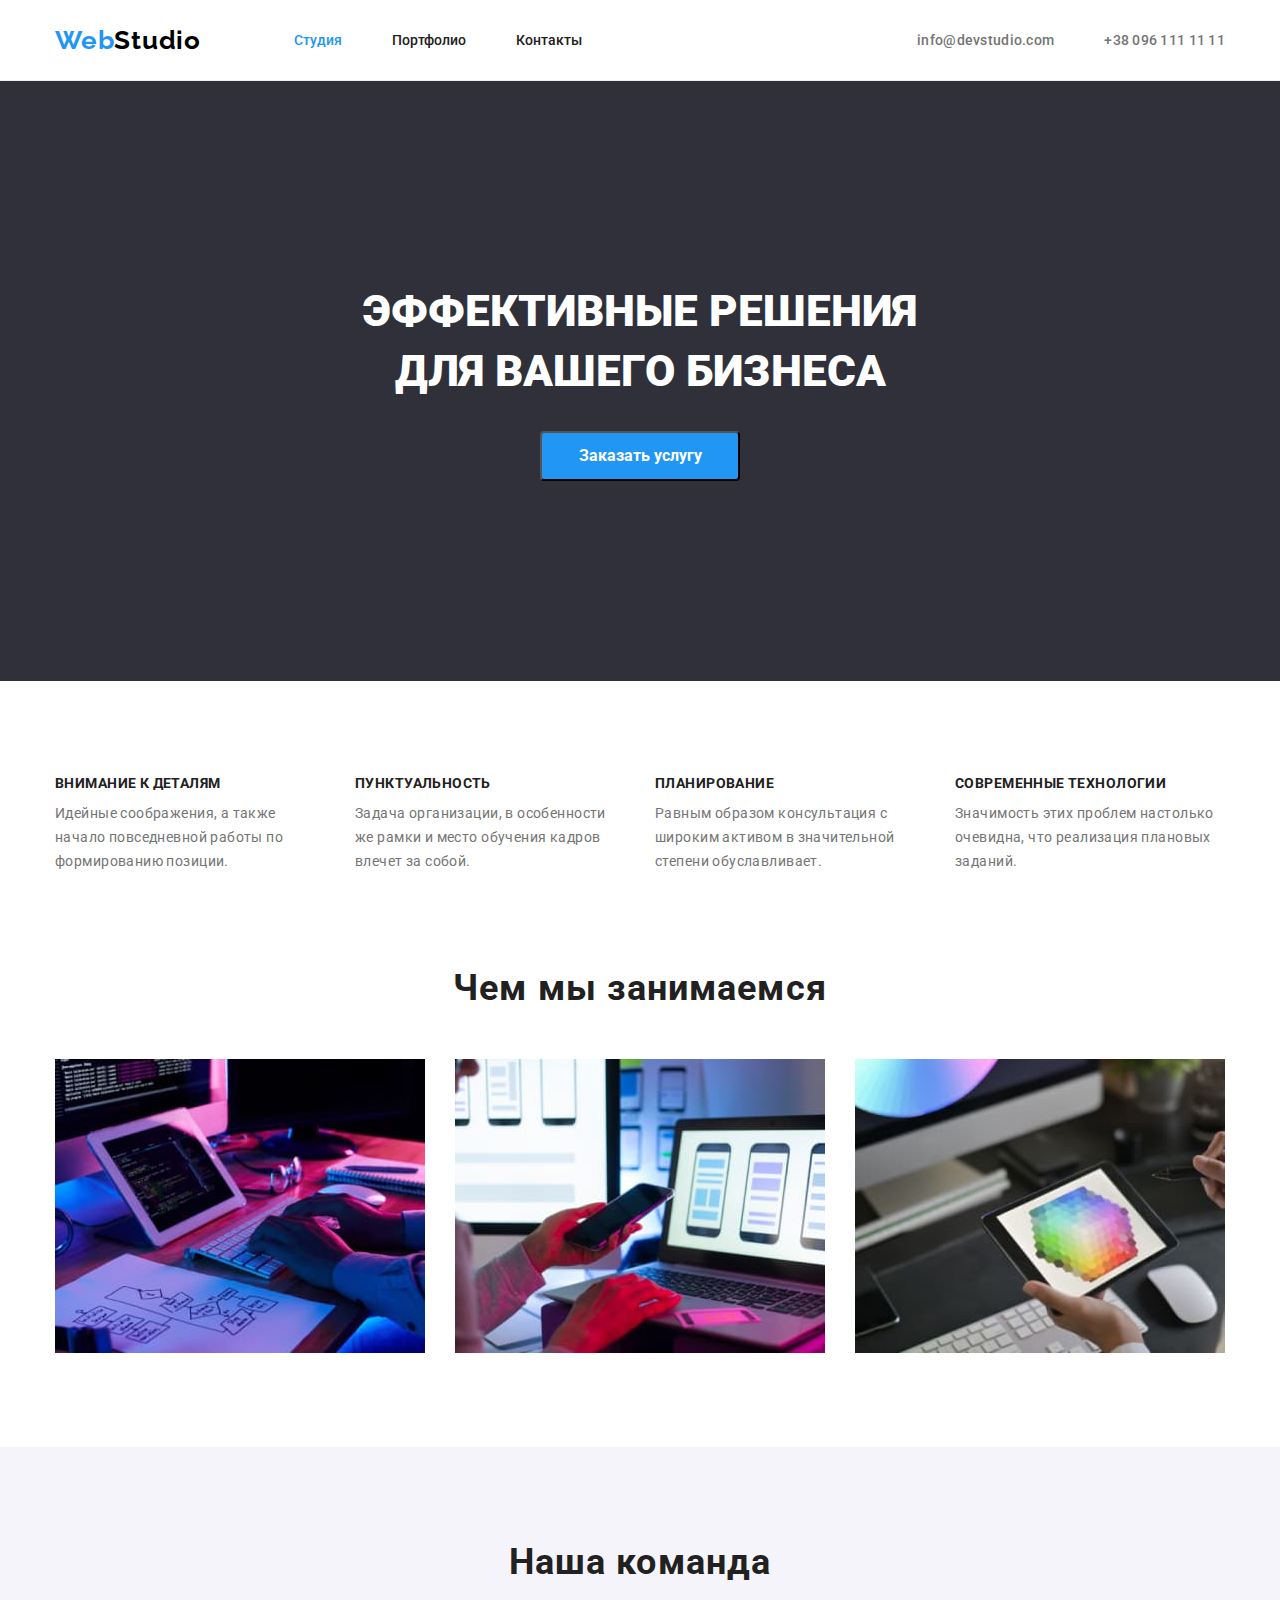
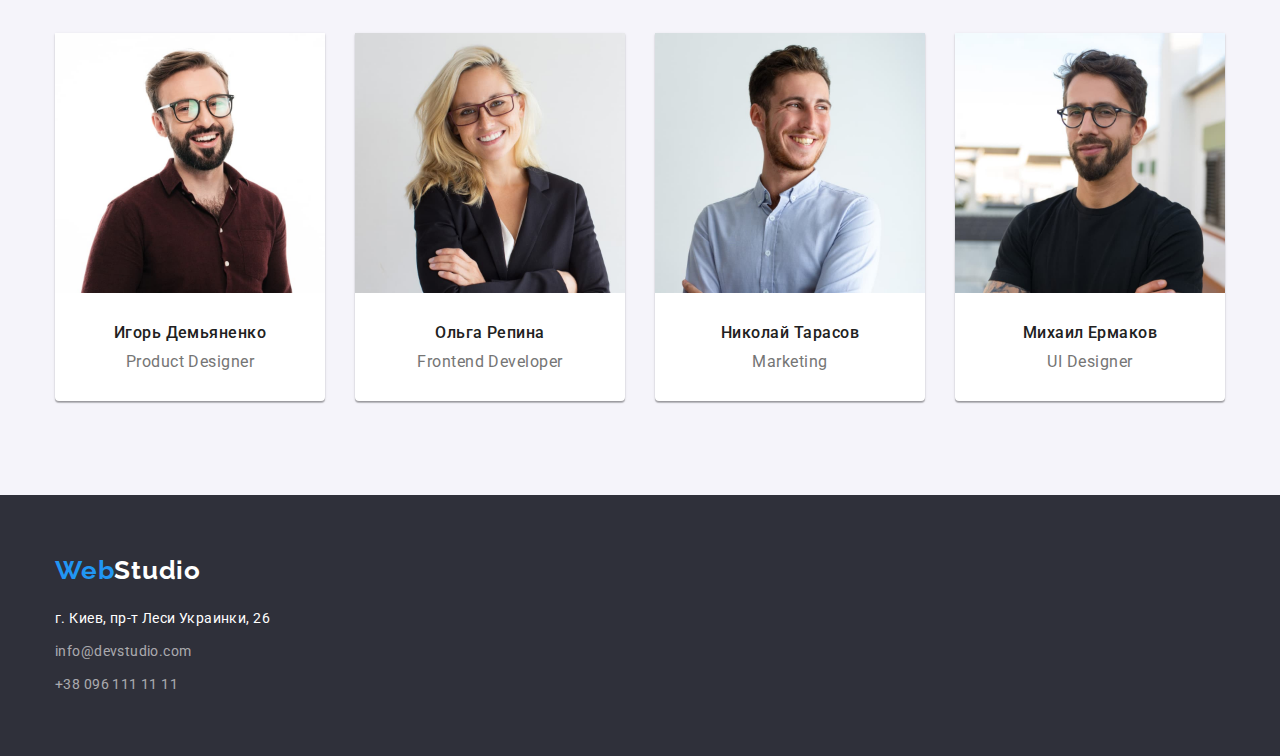
<file: index.html>
<!DOCTYPE html>
<html lang="ru">
<head>
    <meta charset="UTF-8">
    <meta http-equiv="X-UA-Compatible" content="IE=edge">
    <meta name="viewport" content="width=device-width, initial-scale=1.0">
    <title>Studio</title>
    <link href="https://fonts.googleapis.com/css2?family=Raleway:wght@700&family=Roboto:wght@400;500;700;900&display=swap"
        rel="stylesheet">
    <link rel="stylesheet" href="https://cdnjs.cloudflare.com/ajax/libs/modern-normalize/1.1.0/modern-normalize.min.css">
    <link rel="stylesheet" href="./css/styles.css">
    <link rel="stylesheet" href="./css/portfolio.css">
</head>
<body>
    
    <header class="cap" >
        <div class="container header-nav">
            <a class="logo" href="index.html"><span class="logo-color">Web</span>Studio</a>
            <nav class="head-nav">
                <ul class="site-nav">
                    <li class="nav-li">
                        <a class="navigation-list-link link-aktive" href="./index.html">Студия</a>
                    </li>
                    <li class="nav-li">
                        <a class="navigation-list-link link-site" href="./portfolio.html">Портфолио</a>
                    </li>
                    <li class="nav-li">
                        <a class="navigation-list-link link-site" href="#">Контакты</a>
                    </li>
                </ul>                        
            </nav>

            <ul class="addr-nav">
                <li class="nav-li">
                    <a class="address-mail-tel" href="mailto:info@devstudio.com">info@devstudio.com</a>
                </li>
                <li class="nav-li">
                    <a class="address-mail-tel" href="tel:+380961111111">+38 096 111 11 11</a>
                </li>
            </ul>
        </div>    
    </header>

    <main>
        <section class="hero-side">
            <div class="container">
                <h1 class="hero-title">ЭФФЕКТИВНЫЕ РЕШЕНИЯ<br> ДЛЯ ВАШЕГО БИЗНЕСА</h1>
                <button class="hero-btn" type="button">Заказать услугу</button>
            </div>
        </section>
        

        <section class="pad-top">
            <div class="container">
                <h2 class="hidden">ЭФФЕКТИВНЫЕ РЕШЕНИЯ ДЛЯ ВАШЕГО БИЗНЕСА</h2>
                <ul class="solutions">
                    <li class="solutions-li">
                        <h3 class="about-title">Внимание к деталям</h3>
                        <p class="about-text">Идейные соображения, а также начало повседневной работы по формированию позиции.</p>
                    </li>
                    <li class="solutions-li">
                        <h3 class="about-title">Пунктуальность</h3>
                        <p class="about-text">Задача организации, в особенности же рамки и место обучения кадров влечет за собой.</p>
                    </li>
                    <li class="solutions-li">
                        <h3 class="about-title">Планирование</h3>
                        <p class="about-text">Равным образом консультация с широким активом в значительной степени обуславливает.</p>
                    </li>
                    <li class="solutions-li">
                        <h3 class="about-title">Современные технологии</h3>
                        <p class="about-text">Значимость этих проблем настолько очевидна, что реализация плановых заданий.</p>
                    </li>
                </ul>
            </div>
        </section>

        <section class="whotdo" >
            <div class="container ">
                <h2 class="whotdo-side-title">Чем мы занимаемся</h2>
                <ul class="whotdo-ul">
                    <li class="whotdo-li">
                        <img src="./images/what_are_we_doing/prints.jpg" alt="печатает" width="370">
                    </li>
                    <li class="whotdo-li">
                        <img src="./images/what_are_we_doing/phone.jpg" alt="держит_смартфон" width="370">
                    </li>
                    <li class="whotdo-li">
                        <img src="./images/what_are_we_doing/tablet.jpg" alt="держит_планшет" width="370">
                    </li>
                </ul>
            </div>
        </section>

        <section class="our-team">
            <div class="container">
                <h2  class="masters-title">Наша команда</h2>
                <ul  class="our-team-ul">
                    <li class="our-team-li">
                        <img class="masters-img" src="./images/our_teams/igor.jpg" alt="игорь" width="270">
                        <div class="masters-div">
                            <h3 class="masters-h3">Игорь Демьяненко</h3>
                            <p class="masters-p">Product Designer</p>
                        </div>
                    </li>
                    <li class="our-team-li">
                        <img class="masters-img" src="./images/our_teams/olga.jpg" alt="ольга" width="270">
                        <div class="masters-div">
                            <h3 class="masters-h3">Ольга Репина</h3>
                            <p class="masters-p">Frontend Developer</p>
                        </div>
                    </li>
                    <li class="our-team-li">
                        <img class="masters-img" src="./images/our_teams/kolya.jpg" alt="николай" width="270">
                        <div class="masters-div">
                            <h3 class="masters-h3">Николай Тарасов</h3>
                            <p class="masters-p">Marketing</p>
                        </div>    
                    </li>
                    <li class="our-team-li">
                        <img class="masters-img" src="./images/our_teams/misha.jpg" alt="михаил" width="270">
                        <div class="masters-div">
                            <h3 class="masters-h3">Михаил Ермаков</h3>
                            <p class="masters-p">UI Designer</p>
                        </div>
                    </li>
                </ul>
            </div>
        </section>
    </main>

    <footer class="footer">
        <div class="container">
            <a class="logo footer-logo" href="index.html"><span class="logo-color">Web</span>Studio</a>
            <address class="footer-address">
                <ul class="contact-ul">
                    <li class="contact-li">
                        <a class="contakt-map" target="_blank" rel="noopener noreferrer" href="https://goo.gl/maps/wR99okczSyNezgBh6">г. Киев, пр-т Леси Украинки, 26</a>
                    </li>
                    <li class="contact-li">
                        <a class="contakt-mail-tel" href="mailto:info@devstudio.com">info@devstudio.com</a>
                    </li>
                    <li class="contact-li">
                        <a class="contakt-mail-tel" href="tel:+380961111111">+38 096 111 11 11</a>
                    </li>
                </ul>
            </address>
        </div>
    </footer>
</body>
</html>
</file>
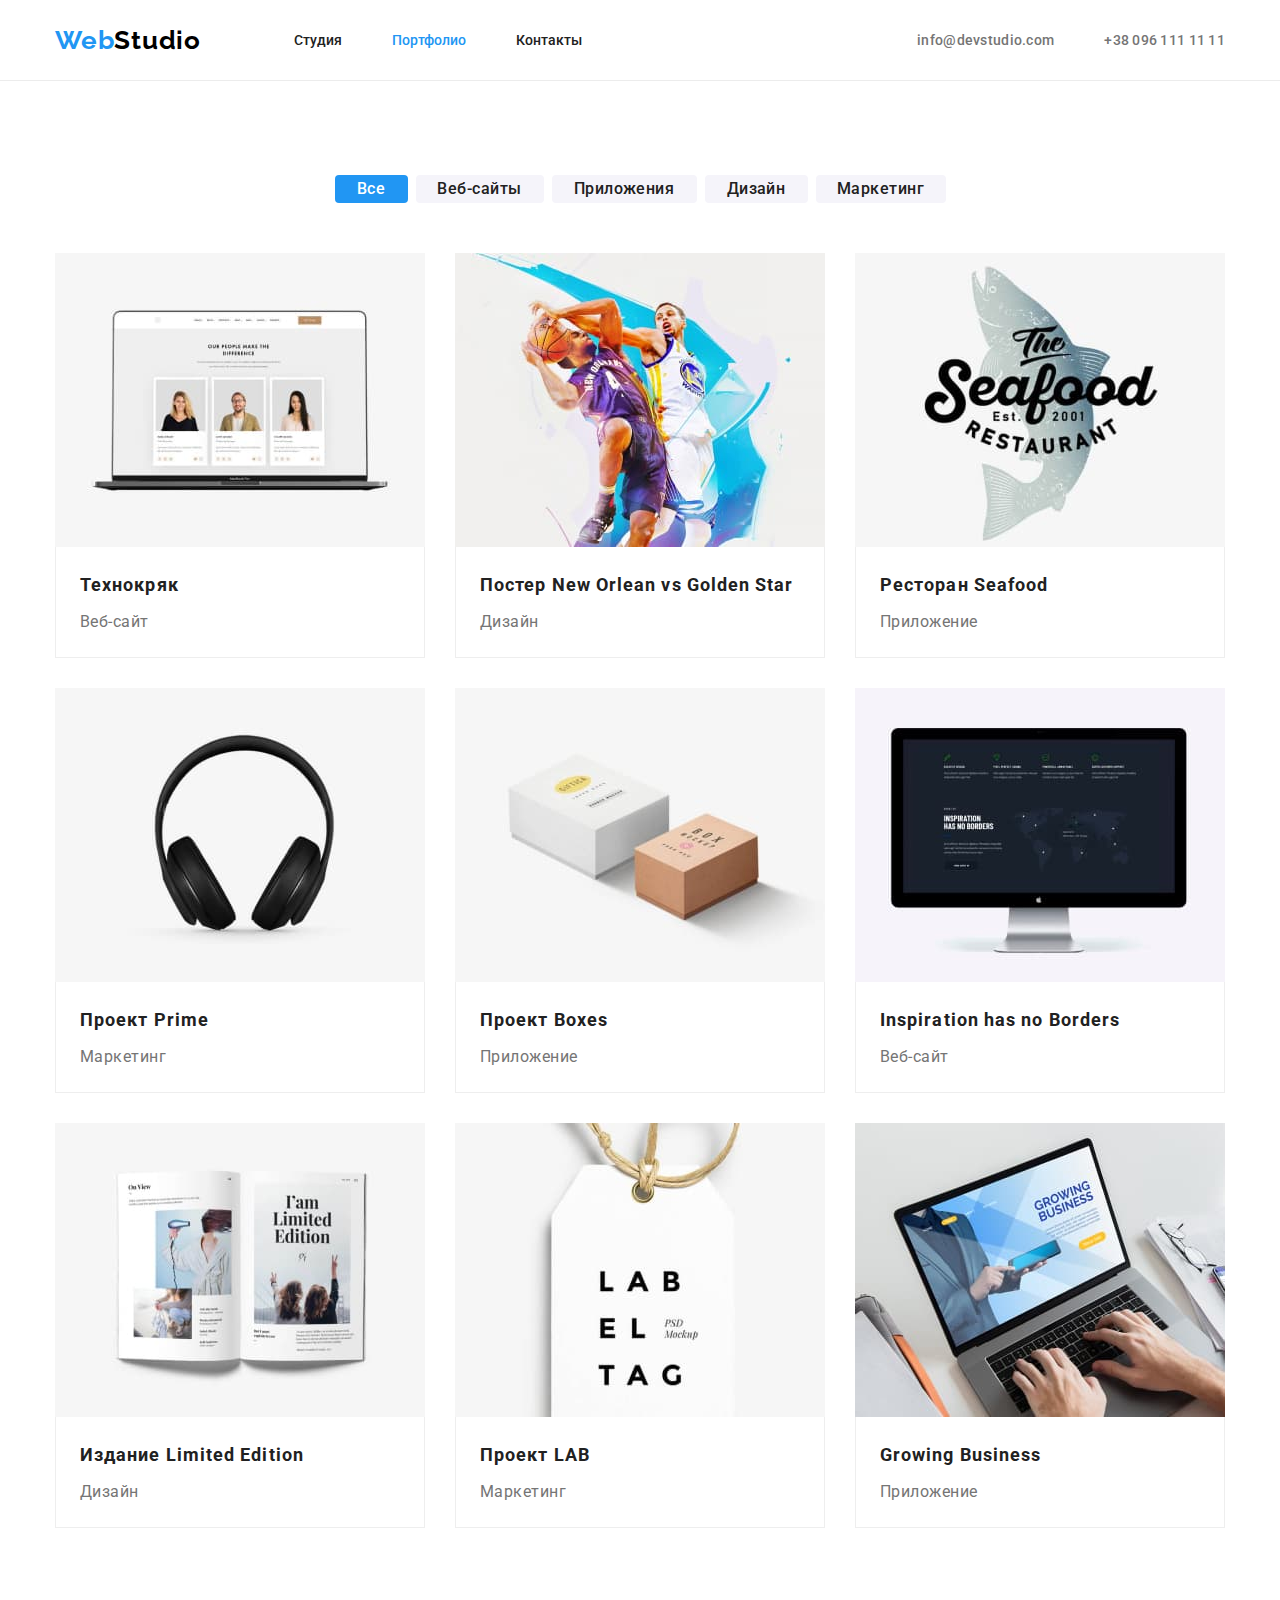
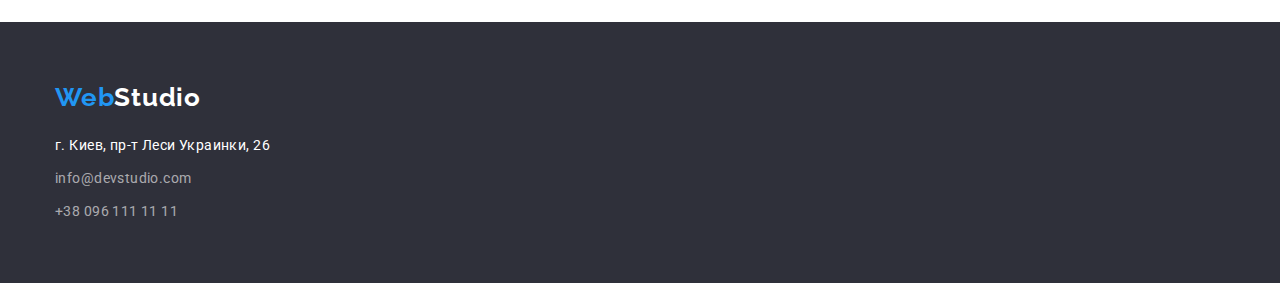
<file: portfolio.html>
<!DOCTYPE html>
<html lang="ru">

<head>
    <meta charset="UTF-8">
    <meta http-equiv="X-UA-Compatible" content="IE=edge">
    <meta name="viewport" content="width=device-width, initial-scale=1.0">
    <title>Portfolio</title>
    <link
        href="https://fonts.googleapis.com/css2?family=Raleway:wght@700&family=Roboto:wght@400;500;700;900&display=swap"
        rel="stylesheet">
    <link rel="stylesheet" href="https://cdnjs.cloudflare.com/ajax/libs/modern-normalize/1.1.0/modern-normalize.min.css">
    <link rel="stylesheet" href="./css/styles.css">
    <link rel="stylesheet" href="./css/portfolio.css">
</head>

<body>

    <header class="cap">
        <div class="container header-nav">
            <a class="logo" href="index.html"><span class="logo-color">Web</span>Studio</a>
            <nav class="head-nav">
                <ul class="site-nav">
                    <li class="nav-li">
                        <a class="navigation-list-link link-site" href="./index.html">Студия</a>
                    </li>
                    <li class="nav-li">
                        <a class="navigation-list-link link-aktive" href="./portfolio.html">Портфолио</a>
                    </li>
                    <li class="nav-li">
                        <a class="navigation-list-link link-site" href="#">Контакты</a>
                    </li>
                </ul>
            </nav>
        
            <ul class="addr-nav">
                <li class="nav-li">
                    <a class="address-mail-tel" href="mailto:info@devstudio.com">info@devstudio.com</a>
                </li>
                <li class="nav-li">
                    <a class="address-mail-tel" href="tel:+380961111111">+38 096 111 11 11</a>
                </li>
            </ul>
        </div>
    </header>

    <main>
        <section class="portf-sect">
            <div class="container">
                <h1 class="hidden">portfolio</h1>
                <ul class="portfolio-list-1">
                    <li class="portfolio-list-button">
                        <button class="portfolio-navigation but-activ but1">Все</button>
                    </li>
                    <li class="portfolio-list-button">
                        <button class="portfolio-navigation but2">Веб-сайты</button>
                    </li>
                    <li class="portfolio-list-button">
                        <button class="portfolio-navigation but3">Приложения</button>
                    </li>
                    <li class="portfolio-list-button">
                        <button class="portfolio-navigation but4">Дизайн</button>
                    </li>
                    <li class="portfolio-list-button">
                        <button class="portfolio-navigation but5">Маркетинг</button>
                    </li>
                </ul>

                <ul class="portfolio-list-2">
                    <li class="list-2-title">
                        <a href="#">
                            <img src="./images/portfolio/tehnokryak.jpg" alt="tehnokryak" width="370">
                            <div class="port-list2">
                                <h2 class="portfolio-title">Технокряк</h2>
                                <p class="list2-text">Веб-сайт</p>
                            </div>
                        </a>
                        
                    </li>
                    <li class="list-2-title">
                        <a href="#">
                            <img src="./images/portfolio/bezbol.jpg" alt="bezbol" width="370">
                            <div class="port-list2">
                                <h2 class="portfolio-title">Постер New Orlean vs Golden Star</h2>
                                <p class="list2-text">Дизайн</p>
                            </div>    
                        </a>
                        
                    </li>
                    <li class="list-2-title">
                        <a href="#">
                            <img src="./images/portfolio/seafood.jpg" alt="food" width="370">
                            <div class="port-list2">
                                <h2 class="portfolio-title">Ресторан Seafood</h2>
                                <p class="list2-text">Приложение</p>
                            </div>
                        </a>
                        
                    </li>
                    <li class="list-2-title">
                        <a href="#">
                            <img src="./images/portfolio/ushi.jpg" alt="ushi" width="370">
                            <div class="port-list2">
                                <h2 class="portfolio-title">Проект Prime</h2>
                                <p class="list2-text">Маркетинг</p>
                            </div>
                        </a>
                        
                    </li>
                    <li class="list-2-title">
                        <a href="#">
                            <img src="./images/portfolio/korobka.jpg" alt="kirpich" width="370">
                            <div class="port-list2">
                                <h2 class="portfolio-title">Проект Boxes</h2>
                                <p class="list2-text">Приложение</p>
                            </div>
                        </a>
                        
                    </li>
                    <li class="list-2-title">
                        <a href="#">
                            <img src="./images/portfolio/monitor.jpg" alt="monitor" width="370">
                            <div class="port-list2">
                                <h2 class="portfolio-title">Inspiration has no Borders</h2>
                                <p class="list2-text">Веб-сайт</p>
                            </div>
                        </a>
                        
                    </li>
                    <li class="list-2-title">
                        <a href="#">
                            <img src="./images/portfolio/book.jpg" alt="book" width="370">
                            <div class="port-list2">
                                <h2 class="portfolio-title">Издание Limited Edition</h2>
                                <p class="list2-text">Дизайн</p>
                            </div>
                        </a>
                        
                    </li>
                    <li class="list-2-title">
                        <a href="#">
                            <img src="./images/portfolio/lab.jpg" alt="lab" width="370">
                            <div class="port-list2">
                                <h2 class="portfolio-title">Проект LAB</h2>
                                <p class="list2-text">Маркетинг</p>
                            </div>
                        </a>
                        
                    </li>
                    <li class="list-2-title">
                        <a href="#">
                            <img src="./images/portfolio/noyt.jpg" alt="noyt" width="370">
                            <div class="port-list2">
                                <h2 class="portfolio-title">Growing Business</h2>
                                <p class="list2-text">Приложение</p>
                            </div>
                        </a>
                    </li>
                </ul>
            </div>    
        </section>
    </main>
    <footer class="footer">
        <div class="container">
            <a class="logo footer-logo" href="index.html"><span class="logo-color">Web</span>Studio</a>
            <address class="footer-address">
                <ul class="contact-ul">
                    <li class="contact-li">
                        <a class="contakt-map" target="_blank" rel="noopener noreferrer"
                            href="https://goo.gl/maps/wR99okczSyNezgBh6">г. Киев, пр-т Леси Украинки, 26</a>
                    </li>
                    <li class="contact-li">
                        <a class="contakt-mail-tel" href="mailto:info@devstudio.com">info@devstudio.com</a>
                    </li>
                    <li class="contact-li">
                        <a class="contakt-mail-tel" href="tel:+380961111111">+38 096 111 11 11</a>
                    </li>
                </ul>
            </address>
        </div>
    </footer>
</body>

</html>
</file>
<file: css/styles.css>
li {
  list-style-type: none;
}

ul,
li {
  margin: 0;
  padding: 0;
}
.container {
  width: 1200px;
  padding-left: 15px;
  padding-right: 15px;
  margin-left: auto;
  margin-right: auto;
}

a {
  text-decoration: none;
}

body {
  font-family: "Roboto", sans-serif;
}
:root {
  --blue-color: #2196f3;
  --white-color: #ffffff;
}
img {
  display: block;
}
.pad-top {
  padding-top: 94px;
}

/* ----------header---------- */
.header-nav {
  display: flex;
  align-items: center;
}
.logo {
  font-family: "Raleway", sans-serif;
  font-weight: bold;
  font-size: 26px;
  line-height: 31px;
  letter-spacing: 0.03em;
  color: #000000;
}
.logo-color {
  color: var(--blue-color);
}
.head-nav {
  margin-left: 93px;
}
.site-nav {
  display: flex;
}

.site-nav .nav-li:not(:last-child),
.addr-nav .nav-li:not(:last-child) {
  margin-right: 50px;
}
.navigation-list-link {
  display: block;
  font-weight: 500;
  font-size: 14px;
  line-height: 16px;
  color: #212121;
  padding-top: 32px;
  padding-bottom: 32px;
}

.link-aktive {
  color: var(--blue-color);
}
.link-aktive::after {
  content: "";
  color: var(--blue-color);
}
.link-site::after {
  color: var(--blue-color);
}
.navigation-list-link:hover,
.navigation-list-link:focus {
  color: var(--blue-color);
}
.addr-nav {
  display: flex;
  margin-left: auto;
}

.address-mail-tel {
  font-weight: 500;
  font-size: 14px;
  line-height: 16px;
  letter-spacing: 0.02em;
  color: #757575;
}
.address-mail-tel:hover,
.address-mail-tel:focus {
  color: var(--blue-color);
}

/* ----------end header---------- */

/* ----------main---------- */
.hero-side {
  background-color: #2f303a;
  text-align: center;
  padding-top: 200px;
  padding-bottom: 200px;
}

.hero-title {
  margin-top: 0;
  margin-bottom: 30px;
  font-weight: 900;
  font-size: 44px;
  line-height: 60px;
  color: var(--white-color);
  text-align: center;
}
.hero-btn {
  display: inline-block;
  font-weight: bold;
  font-size: 16px;
  cursor: pointer;
  border-radius: 4px;
  color: var(--white-color);
  background-color: var(--blue-color);
  width: 200px;
  height: 50px;
}
.hero-btn:hover,
.hero-btn:focus {
  background-color: #188ce8;
}

/* ----------section effective-solutions---------- */

.solutions {
  display: flex;
}
.solutions .solutions-li {
  width: 270px;
}
.solutions .solutions-li:not(:last-child) {
  margin-right: 30px;
}

.about-title {
  font-weight: bold;
  font-size: 14px;
  line-height: 16px;
  letter-spacing: 0.03em;
  text-transform: uppercase;
  color: #212121;
  margin-top: 0;
  margin-bottom: 10px;
}
.about-text {
  font-size: 14px;
  line-height: 24px;
  letter-spacing: 0.03em;
  color: #757575;
  margin-top: 0;
  margin-bottom: 0;
}

/* ----------section whot-do-side---------- */
.whotdo {
  padding-top: 94px;
  padding-bottom: 94px;
}
.whotdo-side-title {
  font-weight: bold;
  font-size: 36px;
  line-height: 42px;
  text-align: center;
  letter-spacing: 0.03em;
  color: #212121;
  margin-top: 0;
  margin-bottom: 50px;
}
.whotdo-ul {
  display: flex;
}
.whotdo-ul .whotdo-li:not(:last-child) {
  margin-right: 30px;
}

/* ----------section our-team---------- */
.our-team {
  padding-top: 94px;
  padding-bottom: 94px;
  background-color: #f5f4fa;
}
.our-team-ul {
  display: flex;
}
.our-team-li {
  background: #ffffff;
  box-shadow: 0px 1px 3px rgba(0, 0, 0, 0.12), 0px 1px 1px rgba(0, 0, 0, 0.14),
    0px 2px 1px rgba(0, 0, 0, 0.2);
  border-radius: 0 0 4px 4px;
}

.our-team-ul .our-team-li:not(:last-child) {
  margin-right: 30px;
}

.masters-title {
  font-weight: bold;
  font-size: 36px;
  line-height: 42px;
  text-align: center;
  letter-spacing: 0.03em;
  color: #212121;
  margin-top: 0;
  margin-bottom: 50px;
}
.masters-img {
}
.masters-div {
  padding: 30px 20px;
}
.masters-h3 {
  font-weight: 500;
  font-size: 16px;
  line-height: 19px;
  text-align: center;
  letter-spacing: 0.03em;
  color: #212121;
  margin-top: 0;
  margin-bottom: 10px;
}
.masters-p {
  font-size: 16px;
  line-height: 19px;
  text-align: center;
  letter-spacing: 0.03em;
  color: #757575;
  margin-top: 0;
  margin-bottom: 0;
}
/* ----------end main---------- */

/* ----------footer---------- */
.footer {
  background: #2f303a;
  padding-top: 60px;
  padding-bottom: 60px;
}

.footer-logo {
  color: var(--white-color);
}
.footer-address {
  font-style: normal;
  margin-top: 20px;
}
.contact-ul .contact-li:not(:last-child) {
  margin-bottom: 9px;
}

.contakt-map {
  font-size: 14px;
  line-height: 24px;
  letter-spacing: 0.03em;
  color: var(--white-color);
}
.contakt-mail-tel {
  font-size: 14px;
  line-height: 24px;
  letter-spacing: 0.03em;
  color: rgba(255, 255, 255, 0.6);
}
.contakt-mail-tel:hover,
.contakt-mail-tel:focus {
  color: var(--white-color);
}
/* ----------end footer---------- */ ;
</file>
<file: css/portfolio.css>
.hidden {
  position: absolute;
  width: 1px;
  height: 1px;
  margin: -1px;
  border: 0;
  padding: 0;

  white-space: nowrap;
  clip-path: inset(100%);
  clip: rect(0 0 0 0);
  overflow: hidden;
}
/* ----------cap---------- */

.cap {
  border-bottom: 1px solid #ececec;
}
/* ----------list-1---------- */
.portf-sect {
  padding-top: 94px;
  padding-bottom: 94px;
}
.portfolio-list-1 {
  display: flex;
  justify-content: center;
  margin-bottom: 50px;
}
.portfolio-list-1 .portfolio-list-button:not(:last-child) {
  margin-right: 8px;
}
.but1 {
  width: 73px;
}
.but2 {
  width: 128px;
}
.but3 {
  width: 145px;
}
.but4 {
  width: 103px;
}
.but5 {
  width: 130px;
}
.portfolio-navigation {
  font-family: "Roboto", sans-serif;
  font-weight: 500;
  font-size: 16px;
  line-height: 26px;
  text-align: center;
  letter-spacing: 0.03em;
  color: #212121;
  background-color: #f5f4fa;
  cursor: pointer;
  border-radius: 4px;
  border: 1px;
  transition: 350ms cubic-bezier(0.4, 0, 0.2, 1);
}

.but-activ {
  background-color: #2196f3;
  color: #ffffff;
}

.portfolio-navigation:hover,
.portfolio-navigation:focus {
  background-color: #2196f3;
  color: #fff;
}
/* ----------list-2---------- */
.portfolio-list-2 {
  display: flex;
  flex-wrap: wrap;
  margin-top: -30px;
}

.list-2-title {
  background: #ffffff;
  margin-top: 30px;
  margin-right: auto;
}
/* .portfolio-list-2 .list-2-title(){
  margin-top: 0;
} */

.portfolio-list-2 .list-2-title:nth-of-type(3n) {
  margin-right: 0;
}

.port-list2 {
  padding: 20px 24px;
  border-right: 1px solid #eeeeee;
  border-bottom: 1px solid #eeeeee;
  border-left: 1px solid #eeeeee;
}
.portfolio-title {
  font-family: "Roboto", sans-serif;
  font-weight: bold;
  font-size: 18px;
  line-height: 36px;
  letter-spacing: 0.06em;
  color: #212121;
  margin-top: 0;
  margin-bottom: 4px;
}
.list2-text {
  font-family: "Roboto", sans-serif;
  font-size: 16px;
  line-height: 30px;
  letter-spacing: 0.03em;
  color: #757575;
  margin: 0;
}
/* ----------footer---------- */
.footer-address {
  font-style: normal;
}
</file>
